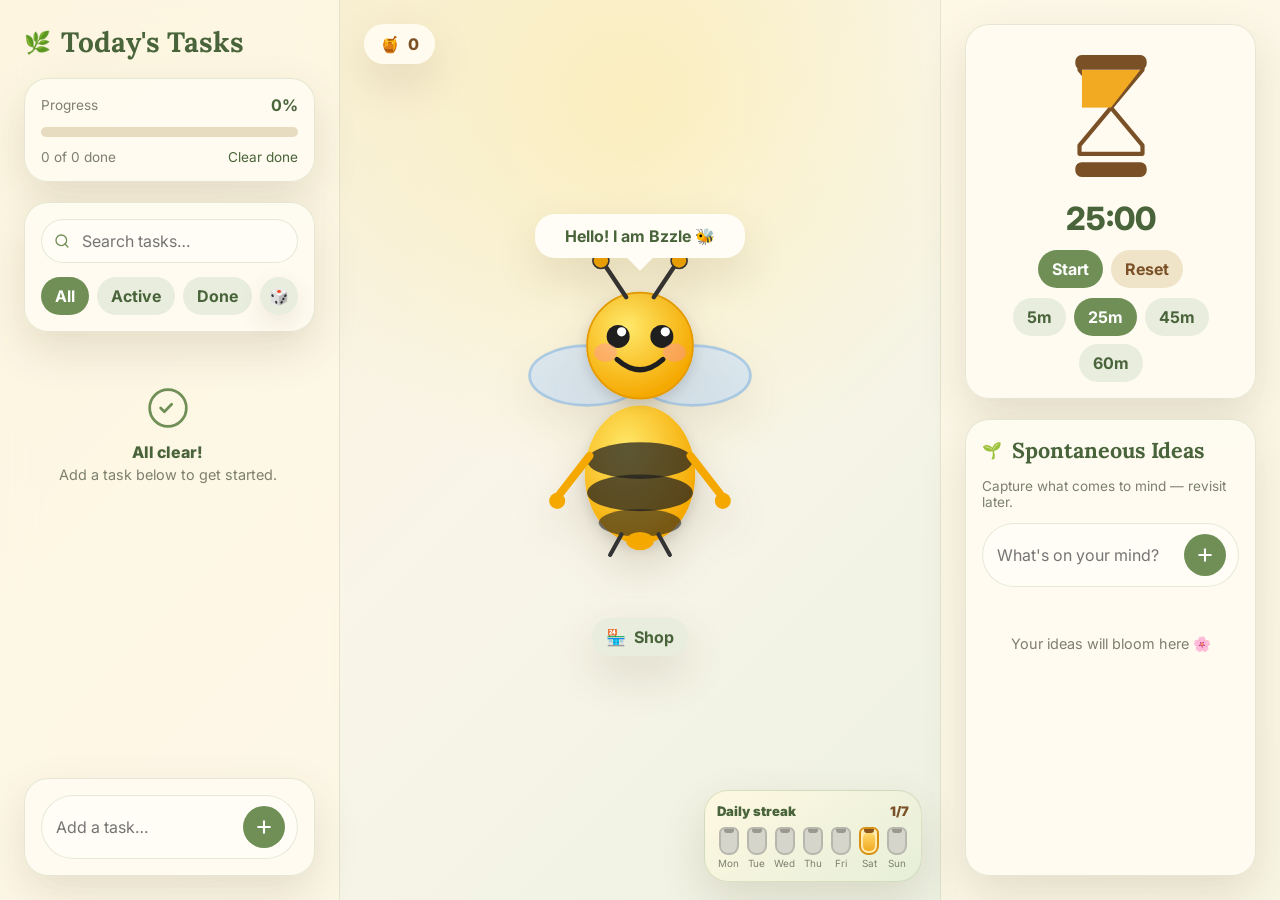
<file: index.html>
<!DOCTYPE html>
<html lang="en">
<head>
  <meta charset="UTF-8">
  <meta name="viewport" content="width=device-width, initial-scale=1.0">
  <title>TaskBar — Bee Edition</title>
  <meta name="description" content="A calm task manager with a bee companion, nectar rewards, and a focus timer.">
  <link rel="preconnect" href="https://fonts.googleapis.com">
  <link rel="preconnect" href="https://fonts.gstatic.com" crossorigin>
  <link href="https://fonts.googleapis.com/css2?family=Lora:ital,wght@0,400;0,500;0,600;1,400&family=Inter:wght@300;400;500;600&display=swap" rel="stylesheet">
  <link rel="stylesheet" href="style.css">
</head>
<body>

  <!-- ══════════════════════════════════════════
       LEFT — TASK SIDEBAR
  ══════════════════════════════════════════ -->
  <div class="sidebar sidebar-tasks" id="sidebar-tasks">
    <header class="app-header">
      <div class="brand-row">
        <span class="leaf-icon">🌿</span>
        <h1 class="brand-title">Today's Tasks</h1>
      </div>
      <div class="progress-card">
        <div class="progress-info">
          <span class="progress-label">Progress</span>
          <span class="progress-percent" id="progress-percent">0%</span>
        </div>
        <div class="progress-bar-track">
          <div class="progress-bar-fill" id="progress-bar-fill" style="width:0%"></div>
        </div>
        <div class="progress-meta">
          <span id="tasks-count">0 of 0 done</span>
          <button id="clear-completed-btn" class="text-link">Clear done</button>
        </div>
      </div>
    </header>

    <section class="controls-section">
      <div class="search-box">
        <svg class="search-icon" xmlns="http://www.w3.org/2000/svg" viewBox="0 0 24 24" fill="none" stroke="currentColor" stroke-width="2" stroke-linecap="round" stroke-linejoin="round"><circle cx="11" cy="11" r="8"/><line x1="21" y1="21" x2="16.65" y2="16.65"/></svg>
        <input type="text" id="search-input" placeholder="Search tasks…" autocomplete="off">
        <button id="clear-search-btn" class="clear-search-btn" style="display:none">&times;</button>
      </div>
      <div class="filter-tabs">
        <button class="filter-tab active" data-filter="all" id="filter-all">All</button>
        <button class="filter-tab" data-filter="active" id="filter-active">Active</button>
        <button class="filter-tab" data-filter="completed" id="filter-completed">Done</button>
        <button class="task-roulette-btn" id="task-roulette-btn" type="button" aria-label="Pick a task with Task Roulette" title="Task Roulette">🎲</button>
      </div>
      <div class="task-roulette-message hidden" id="task-roulette-message" role="status" aria-live="polite">No tasks to choose from</div>
    </section>

    <main class="tasks-area">
      <div id="empty-state" class="empty-state">
        <div class="empty-illustration">
          <svg xmlns="http://www.w3.org/2000/svg" viewBox="0 0 24 24" fill="none" stroke="currentColor" stroke-width="1.5" stroke-linecap="round" stroke-linejoin="round"><path d="M12 2C6.48 2 2 6.48 2 12s4.48 10 10 10 10-4.48 10-10S17.52 2 12 2z"/><path d="M8 12l2 2 4-4"/></svg>
        </div>
        <p class="empty-title" id="empty-title">All clear!</p>
        <p class="empty-subtitle" id="empty-subtitle">Add a task below to get started.</p>
      </div>
      <ul id="tasks-list" class="tasks-list"></ul>
    </main>

    <section class="task-creator-panel">
      <form id="task-form" autocomplete="off">
        <div class="input-row">
          <input type="text" id="task-input" placeholder="Add a task…" required maxlength="120">
          <button type="submit" class="submit-btn" aria-label="Add task">
            <svg xmlns="http://www.w3.org/2000/svg" viewBox="0 0 24 24" fill="none" stroke="currentColor" stroke-width="2.5" stroke-linecap="round" stroke-linejoin="round"><line x1="12" y1="5" x2="12" y2="19"/><line x1="5" y1="12" x2="19" y2="12"/></svg>
          </button>
        </div>
      </form>
    </section>
  </div>

  <!-- ══════════════════════════════════════════
       CENTER — BEE STAGE
  ══════════════════════════════════════════ -->
  <div class="center-panel" id="center-panel">

    <!-- Nectar badge -->
    <div class="nectar-badge" id="nectar-badge">
      <span class="nectar-icon">🍯</span>
      <span class="nectar-count" id="nectar-count">0</span>
    </div>

    <!-- Bee Stage -->
    <div class="bee-stage">

      <!-- Speech bubble -->
      <div class="speech-bubble hidden" id="speech-bubble">
        <span id="speech-text">Hello! I'm Bzzle 🐝</span>
        <div class="bubble-tail"></div>
      </div>

      <!-- Bee wrapper: state classes applied here -->
      <div class="bee-wrapper" id="bee-wrapper">

        <!-- THE BEE (inline SVG for CSS animation) -->
        <svg class="bee-svg" viewBox="0 0 100 140" xmlns="http://www.w3.org/2000/svg" id="bee-svg">
          <defs>
            <radialGradient id="yg" cx="38%" cy="32%" r="68%">
              <stop offset="0%" stop-color="#FFE96B"/>
              <stop offset="100%" stop-color="#F5A800"/>
            </radialGradient>
            <filter id="softdrop" x="-20%" y="-20%" width="140%" height="140%">
              <feDropShadow dx="0" dy="2" stdDeviation="2.5" flood-color="rgba(0,0,0,0.12)"/>
            </filter>
          </defs>

          <!-- Wings (separate group for flap animation) -->
          <g class="bee-wings" id="bee-wings">
            <ellipse class="wing-l" cx="27" cy="55" rx="25" ry="13"
              fill="rgba(190,220,255,0.5)" stroke="rgba(140,185,225,0.65)" stroke-width="1.2"/>
            <ellipse class="wing-r" cx="73" cy="55" rx="25" ry="13"
              fill="rgba(190,220,255,0.5)" stroke="rgba(140,185,225,0.65)" stroke-width="1.2"/>
          </g>

          <!-- Body stripes -->
          <ellipse cx="50" cy="98" rx="24" ry="30" fill="url(#yg)" filter="url(#softdrop)"/>
          <ellipse cx="50" cy="92"  rx="23" ry="8" fill="#1f1f1f" opacity="0.72"/>
          <ellipse cx="50" cy="106" rx="23" ry="8" fill="#1f1f1f" opacity="0.72"/>
          <ellipse cx="50" cy="119" rx="18" ry="6" fill="#1f1f1f" opacity="0.58"/>
          <!-- stinger -->
          <ellipse cx="50" cy="127" rx="6" ry="4" fill="#F5A800"/>

          <!-- Head -->
          <circle cx="50" cy="42" r="23" fill="url(#yg)" stroke="#e59b00" stroke-width="0.8" filter="url(#softdrop)"/>

          <!-- Eyes -->
          <circle cx="40.5" cy="38" r="5" fill="#1f1f1f"/>
          <circle cx="59.5" cy="38" r="5" fill="#1f1f1f"/>
          <circle cx="42"   cy="36" r="2" fill="white"/>
          <circle cx="61"   cy="36" r="2" fill="white"/>

          <!-- Smile (happy) -->
          <path class="bee-smile" d="M40 48 Q50 57 60 48" stroke="#1f1f1f" stroke-width="2.2" fill="none" stroke-linecap="round"/>

          <!-- Cheeks -->
          <ellipse cx="35" cy="45" rx="5" ry="4" fill="#FF8FAB" opacity="0.42"/>
          <ellipse cx="65" cy="45" rx="5" ry="4" fill="#FF8FAB" opacity="0.42"/>

          <!-- Antennae -->
          <line x1="44" y1="21" x2="34" y2="6" stroke="#333" stroke-width="1.9" stroke-linecap="round"/>
          <circle cx="33" cy="5" r="3.5" fill="#F5A800" stroke="#333" stroke-width="0.7"/>
          <line x1="56" y1="21" x2="66" y2="6" stroke="#333" stroke-width="1.9" stroke-linecap="round"/>
          <circle cx="67" cy="5" r="3.5" fill="#F5A800" stroke="#333" stroke-width="0.7"/>

          <!-- Left arm group -->
          <g class="bee-arm-l" id="bee-arm-l">
            <line x1="28" y1="90" x2="14" y2="108" stroke="#F5A800" stroke-width="3.5" stroke-linecap="round"/>
            <circle cx="14" cy="109.5" r="3.5" fill="#F5A800"/>
          </g>

          <!-- Right arm group -->
          <g class="bee-arm-r" id="bee-arm-r">
            <line x1="72" y1="90" x2="86" y2="108" stroke="#F5A800" stroke-width="3.5" stroke-linecap="round"/>
            <circle cx="86" cy="109.5" r="3.5" fill="#F5A800"/>
          </g>

          <!-- Feet -->
          <line x1="42" y1="124" x2="37" y2="133" stroke="#333" stroke-width="1.8" stroke-linecap="round"/>
          <line x1="58" y1="124" x2="63" y2="133" stroke="#333" stroke-width="1.8" stroke-linecap="round"/>
        </svg>

        <!-- ══ PROP: PHONE ══ -->
        <div class="prop prop-phone hidden" id="prop-phone">
          <svg viewBox="0 0 44 72" class="phone-svg" xmlns="http://www.w3.org/2000/svg">
            <rect x="1" y="1" width="42" height="70" rx="7" fill="#222" stroke="#555" stroke-width="1.5"/>
            <rect x="4" y="10" width="36" height="52" rx="3" fill="#4A90D9"/>
            <!-- TikTok-style content bars -->
            <rect x="7" y="13" width="30" height="4" rx="2" fill="rgba(255,255,255,0.3)"/>
            <rect x="7" y="20" width="22" height="3" rx="2" fill="rgba(255,255,255,0.2)"/>
            <rect x="7" y="32" width="30" height="4" rx="2" fill="rgba(255,255,255,0.3)"/>
            <rect x="7" y="39" width="18" height="3" rx="2" fill="rgba(255,255,255,0.2)"/>
            <rect x="7" y="51" width="30" height="4" rx="2" fill="rgba(255,255,255,0.3)"/>
            <!-- Home button bar -->
            <rect x="15" y="65" width="14" height="3" rx="1.5" fill="#555"/>
          </svg>
          <div class="scroll-timer-label" id="scroll-timer-label">30:00</div>
        </div>

        <!-- ══ PROP: FOOD ══ -->
        <div class="prop prop-food hidden" id="prop-food">
          <div class="food-emoji">🍪</div>
        </div>

        <!-- ══ PROP: GIFT / PACKAGE ══ -->
        <div class="prop prop-gift hidden" id="prop-gift">
          <!-- Phase 1: Box closed -->
          <div class="gift-phase gift-box" id="gift-phase-box">
            <svg viewBox="0 0 70 60" class="box-svg" xmlns="http://www.w3.org/2000/svg">
              <!-- Box body -->
              <rect x="5" y="20" width="60" height="38" rx="3" fill="#C97A3A" stroke="#8B5520" stroke-width="1.5"/>
              <!-- Lid -->
              <rect class="box-lid" id="box-lid" x="3" y="10" width="64" height="16" rx="3" fill="#B86A28" stroke="#8B5520" stroke-width="1.5"/>
              <!-- Amazon arrow tape -->
              <rect x="30" y="10" width="10" height="48" fill="#F5A623" opacity="0.6"/>
              <path d="M 8 38 Q 20 45 35 42 Q 50 39 62 46" stroke="#F5A623" stroke-width="1.8" fill="none" stroke-linecap="round" opacity="0.7"/>
              <!-- Amazon smile logo -->
              <path d="M 18 50 Q 35 58 52 50" stroke="#F5A623" stroke-width="2" fill="none" stroke-linecap="round"/>
            </svg>
          </div>
          <!-- Phase 2: Honey jar -->
          <div class="gift-phase gift-honey hidden" id="gift-phase-honey">
            <div class="honey-jar-wrapper">
              <svg viewBox="0 0 60 80" class="honey-jar-svg" xmlns="http://www.w3.org/2000/svg">
                <defs>
                  <radialGradient id="honeygr" cx="35%" cy="30%" r="70%">
                    <stop offset="0%" stop-color="#FFE566"/>
                    <stop offset="100%" stop-color="#F5A800"/>
                  </radialGradient>
                </defs>
                <!-- Cap -->
                <rect x="16" y="4" width="28" height="12" rx="4" fill="#8B5520"/>
                <!-- Jar body -->
                <path d="M12,16 Q8,16 7,22 L5,62 Q5,68 10,68 L50,68 Q55,68 55,62 L53,22 Q52,16 48,16 Z" fill="url(#honeygr)" stroke="#e59b00" stroke-width="1.2"/>
                <!-- Honey shimmer -->
                <ellipse cx="30" cy="35" rx="14" ry="5" fill="rgba(255,255,255,0.18)" transform="rotate(-10, 30, 35)"/>
                <!-- Drip -->
                <path d="M 28 68 Q 30 76 32 68" fill="#F5A800"/>
                <!-- Label -->
                <rect x="14" y="42" width="32" height="20" rx="3" fill="rgba(255,255,255,0.55)"/>
                <text x="30" y="55" text-anchor="middle" font-size="8" fill="#8B5520" font-family="serif" font-weight="bold">HONEY</text>
              </svg>
              <div class="sparkle-burst" id="sparkle-burst">✨🌟✨</div>
            </div>
          </div>
        </div>

      </div><!-- end bee-wrapper -->

      <!-- Sparkles field (JS-injected) -->
      <div class="sparkle-field" id="sparkle-field"></div>

      <!-- Shop button -->
      <button class="shop-btn" id="shop-btn" title="Open the Nectar Shop">
        <span class="shop-btn-icon">🏪</span>
        <span>Shop</span>
      </button>

      <!-- Scroll timer display (below bee, when phone mode active) -->
      <div class="scroll-timer-display hidden" id="scroll-timer-display">
        <span>📱 Scroll time left:</span>
        <strong id="scroll-time-left">30:00</strong>
      </div>

    </div><!-- end bee-stage -->
  </div><!-- end center-panel -->

  <!-- ══════════════════════════════════════════
       RIGHT — TIMER + IDEAS SIDEBAR
  ══════════════════════════════════════════ -->
  <div class="sidebar sidebar-ideas" id="sidebar-ideas">

    <!-- Hourglass Timer -->
    <section class="timer-section">
      <div class="hourglass-wrapper" id="hourglass-wrapper" title="Click to start/pause">
        <svg class="hourglass-svg" viewBox="0 0 80 120" xmlns="http://www.w3.org/2000/svg">
          <path class="hg-frame" d="M10,8 L70,8 L70,16 Q70,16 40,52 Q10,88 10,88 L10,96 L70,96 L70,88 Q70,88 40,52 Q10,16 10,16 Z"/>
          <clipPath id="topClip">
            <path d="M12,16 L68,16 Q68,16 40,52 Q12,88 12,88 L12,16 Z"/>
          </clipPath>
          <rect class="hg-sand-top" id="hg-sand-top" x="12" y="16" width="56" height="36" clip-path="url(#topClip)"/>
          <clipPath id="bottomClip">
            <path d="M12,88 Q12,88 40,52 Q68,16 68,88 L12,88 Z"/>
          </clipPath>
          <rect class="hg-sand-bottom" id="hg-sand-bottom" x="12" y="88" width="56" height="0" clip-path="url(#bottomClip)"/>
          <line class="hg-trickle" id="hg-trickle" x1="40" y1="52" x2="40" y2="52"/>
          <rect class="hg-cap" x="8" y="4" width="64" height="10" rx="4"/>
          <rect class="hg-cap" x="8" y="106" width="64" height="10" rx="4"/>
        </svg>
      </div>
      <div class="timer-controls">
        <div class="timer-display" id="timer-display">25:00</div>
        <div class="timer-btn-row">
          <button class="timer-btn" id="timer-start-pause">Start</button>
          <button class="timer-btn secondary" id="timer-reset">Reset</button>
        </div>
        <div class="timer-presets">
          <button class="preset-btn" data-minutes="5" id="preset-5">5m</button>
          <button class="preset-btn active" data-minutes="25" id="preset-25">25m</button>
          <button class="preset-btn" data-minutes="45" id="preset-45">45m</button>
          <button class="preset-btn" data-minutes="60" id="preset-60">60m</button>
        </div>
      </div>
    </section>

    <!-- Ideas Notepad -->
    <section class="ideas-section">
      <div class="ideas-header">
        <span class="leaf-icon small">🌱</span>
        <h2 class="ideas-title">Spontaneous Ideas</h2>
      </div>
      <p class="ideas-hint">Capture what comes to mind — revisit later.</p>
      <div class="ideas-input-row">
        <input type="text" id="idea-input" class="idea-input" placeholder="What's on your mind?" maxlength="200" autocomplete="off">
        <button class="idea-add-btn" id="idea-add-btn" aria-label="Add idea">
          <svg xmlns="http://www.w3.org/2000/svg" viewBox="0 0 24 24" fill="none" stroke="currentColor" stroke-width="2.5" stroke-linecap="round" stroke-linejoin="round"><line x1="12" y1="5" x2="12" y2="19"/><line x1="5" y1="12" x2="19" y2="12"/></svg>
        </button>
      </div>
      <ul id="ideas-list" class="ideas-list"></ul>
      <div id="ideas-empty" class="ideas-empty">
        <p>Your ideas will bloom here 🌸</p>
      </div>
    </section>
  </div>

  <!-- ══════════════════════════════════════════
       SHOP MODAL
  ══════════════════════════════════════════ -->
  <div class="shop-overlay hidden" id="shop-overlay">
    <div class="shop-modal" role="dialog" aria-modal="true" aria-label="Nectar Shop">
      <div class="shop-header">
        <div class="shop-title-row">
          <span>🏪</span>
          <h2 class="shop-title">Nectar Shop</h2>
        </div>
        <button class="shop-close-btn" id="shop-close-btn" aria-label="Close shop">✕</button>
      </div>
      <div class="shop-balance">
        You have <strong id="shop-nectar-count">0</strong> <span>🍯</span> nectars
      </div>
      <div class="shop-items">

        <!-- Item: Scrolling -->
        <div class="shop-item" id="shop-item-scroll">
          <div class="item-emoji">📱</div>
          <div class="item-info">
            <div class="item-name">15 min scrolling</div>
            <div class="item-desc">Take a guilt-free social media break</div>
          </div>
          <div class="item-right">
            <div class="item-cost"><span class="cost-num">5</span> 🍯</div>
            <button class="buy-btn" id="buy-scroll" data-cost="5" data-item="scroll">Buy</button>
          </div>
        </div>

        <!-- Item: Sweet snack -->
        <div class="shop-item" id="shop-item-snack">
          <div class="item-emoji">🍪</div>
          <div class="item-info">
            <div class="item-name">Sweet snack</div>
            <div class="item-desc">Treat yourself to something yummy!</div>
          </div>
          <div class="item-right">
            <div class="item-cost"><span class="cost-num">3</span> 🍯</div>
            <button class="buy-btn" id="buy-snack" data-cost="3" data-item="snack">Buy</button>
          </div>
        </div>

        <!-- Item: Gift -->
        <div class="shop-item" id="shop-item-gift">
          <div class="item-emoji">🎁</div>
          <div class="item-info">
            <div class="item-name">Gift for yourself</div>
            <div class="item-desc">Open a special Amazon package 📦🍯</div>
          </div>
          <div class="item-right">
            <div class="item-cost"><span class="cost-num">10</span> 🍯</div>
            <button class="buy-btn" id="buy-gift" data-cost="10" data-item="gift">Buy</button>
          </div>
        </div>

      </div><!-- end shop-items -->
    </div><!-- end shop-modal -->
  </div><!-- end shop-overlay -->

  <!-- ══════════════════════════════════════════
       TASK ROULETTE MODAL
  ══════════════════════════════════════════ -->
  <div class="task-roulette-overlay hidden" id="task-roulette-overlay" aria-hidden="true">
    <section class="task-roulette-modal" role="dialog" aria-modal="true" aria-label="Task Roulette">
      <div class="task-roulette-icon" aria-hidden="true">🎲</div>
      <h2 class="task-roulette-title">Task Roulette</h2>
      <p class="task-roulette-hint">Let the wheel choose your next focus.</p>
      <div class="task-roulette-wheel" aria-live="polite">
        <span id="task-roulette-current">Spinning…</span>
      </div>
    </section>
  </div>

  <!-- ══════════════════════════════════════════
       TASK DETAILS MODAL
  ══════════════════════════════════════════ -->
  <div class="task-details-overlay hidden" id="task-details-overlay" aria-hidden="true">
    <section class="task-details-modal" role="dialog" aria-modal="true" aria-labelledby="task-details-title">
      <button class="task-details-close" id="task-details-close" type="button" aria-label="Close task details">×</button>
      <h2 class="task-details-title" id="task-details-title">What's buzzing today?</h2>

      <div class="task-details-field">
        <span class="task-details-label">Task color</span>
        <div class="task-color-swatches" id="task-color-swatches" aria-label="Choose task color">
          <button class="task-color-swatch" type="button" data-color="#ffdbe8" aria-label="Pastel pink"></button>
          <button class="task-color-swatch" type="button" data-color="#ffe1c2" aria-label="Pastel orange"></button>
          <button class="task-color-swatch" type="button" data-color="#fff3b8" aria-label="Pastel yellow"></button>
          <button class="task-color-swatch" type="button" data-color="#dff2d2" aria-label="Pastel green"></button>
          <button class="task-color-swatch" type="button" data-color="#dcecff" aria-label="Pastel blue"></button>
          <button class="task-color-swatch" type="button" data-color="#eadcff" aria-label="Pastel purple"></button>
        </div>
      </div>

      <div class="task-details-field">
        <label class="task-details-label" for="task-due-date">Due date</label>
        <div class="task-due-inputs">
          <input class="task-details-input" type="date" id="task-due-date">
          <input class="task-details-input" type="time" id="task-due-time" aria-label="Optional due time">
        </div>
      </div>

      <div class="task-details-actions">
        <button class="task-details-cancel" id="task-details-cancel" type="button">Cancel</button>
        <button class="task-details-save" id="task-details-save" type="button">Save</button>
      </div>
    </section>
  </div>

  <!-- ══════════════════════════════════════════
       DAILY STREAK WIDGET
  ══════════════════════════════════════════ -->
  <a class="streak-widget" id="daily-streak-widget" href="streak-freeze.html" aria-label="Open streak rewards page">
    <div class="streak-widget-title">
      <span>Daily streak</span>
      <span id="streak-count">0/7</span>
    </div>
    <div class="streak-jars" aria-label="Weekly honey jar progress">
      <div class="streak-jar"><span class="jar-icon"></span><span>Mon</span></div>
      <div class="streak-jar"><span class="jar-icon"></span><span>Tue</span></div>
      <div class="streak-jar"><span class="jar-icon"></span><span>Wed</span></div>
      <div class="streak-jar"><span class="jar-icon"></span><span>Thu</span></div>
      <div class="streak-jar"><span class="jar-icon"></span><span>Fri</span></div>
      <div class="streak-jar"><span class="jar-icon"></span><span>Sat</span></div>
      <div class="streak-jar"><span class="jar-icon"></span><span>Sun</span></div>
    </div>
  </a>

  <script src="app.js" type="module"></script>
</body>
</html>
</file>
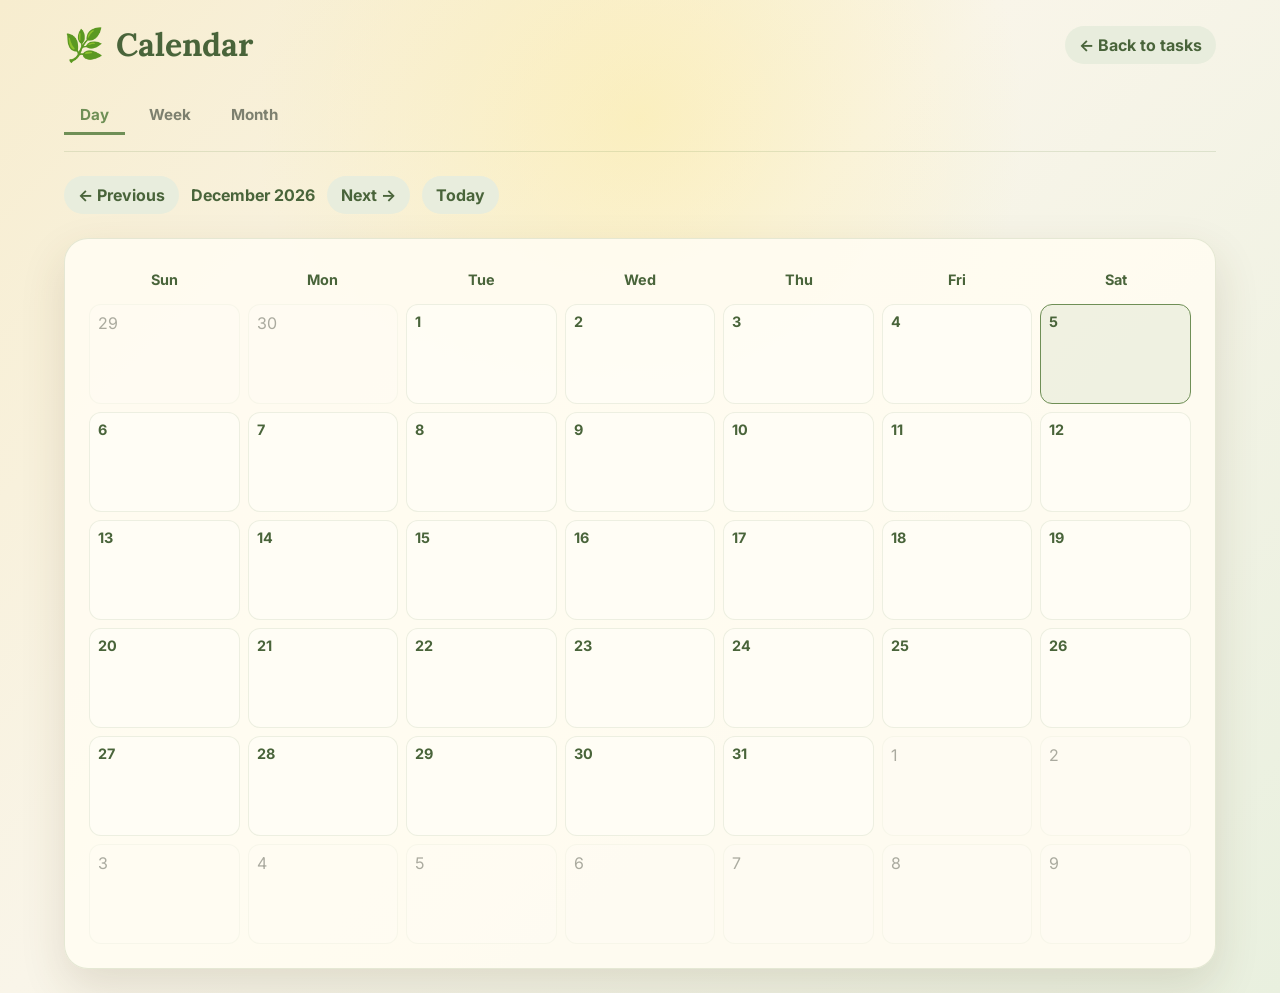
<file: calendar.html>
<!DOCTYPE html>
<html lang="en">
<head>
  <meta charset="UTF-8">
  <meta name="viewport" content="width=device-width, initial-scale=1.0">
  <title>Calendar — Bee Edition</title>
  <meta name="description" content="A beautiful calendar for planning your tasks and events.">
  <link rel="preconnect" href="https://fonts.googleapis.com">
  <link rel="preconnect" href="https://fonts.gstatic.com" crossorigin>
  <link href="https://fonts.googleapis.com/css2?family=Lora:ital,wght@0,400;0,500;0,600;1,400&family=Inter:wght@300;400;500;600&display=swap" rel="stylesheet">
  <style>
    :root {
      --cream: #fbf4df;
      --cream-deep: #f3e3bd;
      --leaf: #6f8f56;
      --leaf-dark: #49643a;
      --honey: #f2aa22;
      --honey-light: #ffd86b;
      --brown: #7a5127;
      --ink: #2f3328;
      --muted: #7d806f;
      --white: rgba(255, 252, 241, 0.92);
      --shadow: 0 18px 45px rgba(88, 64, 31, 0.14);
    }

    * { box-sizing: border-box; }
    html, body { min-height: 100%; }
    body {
      margin: 0;
      min-height: 100vh;
      color: var(--ink);
      font-family: Inter, system-ui, sans-serif;
      background:
        radial-gradient(circle at 50% 12%, rgba(255, 232, 132, 0.38), transparent 24rem),
        linear-gradient(135deg, #f7edcf 0%, #f9f5e9 44%, #e9f0df 100%);
    }
    button, input, select, textarea { font: inherit; }
    button { cursor: pointer; }

    .calendar-container {
      min-height: 100vh;
      padding: 24px;
      max-width: 1200px;
      margin: 0 auto;
    }

    .calendar-header {
      display: flex;
      align-items: center;
      justify-content: space-between;
      margin-bottom: 32px;
      gap: 16px;
    }

    .calendar-title {
      display: flex;
      align-items: center;
      gap: 12px;
    }

    .calendar-title h1 {
      margin: 0;
      font-family: Lora, serif;
      font-size: 2rem;
      color: var(--leaf-dark);
    }

    .calendar-title .leaf-icon {
      font-size: 2rem;
    }

    .back-button {
      border: 0;
      border-radius: 999px;
      background: #e8eddd;
      color: var(--leaf-dark);
      padding: 9px 14px;
      font-weight: 700;
      transition: transform 0.15s ease, background 0.15s ease;
      text-decoration: none;
      display: inline-flex;
      align-items: center;
      gap: 6px;
    }

    .back-button:hover {
      transform: translateY(-2px);
      background: var(--leaf);
      color: white;
    }

    .view-tabs {
      display: flex;
      gap: 8px;
      margin-bottom: 24px;
      border-bottom: 1px solid rgba(111, 143, 86, 0.18);
      padding-bottom: 16px;
    }

    .view-tab {
      border: 0;
      background: transparent;
      color: var(--muted);
      padding: 8px 16px;
      font-weight: 700;
      cursor: pointer;
      border-bottom: 3px solid transparent;
      transition: all 0.15s ease;
      font-size: 0.95rem;
    }

    .view-tab.active {
      color: var(--leaf);
      border-bottom-color: var(--leaf);
    }

    .view-tab:hover {
      color: var(--leaf-dark);
    }

    .calendar-controls {
      display: flex;
      align-items: center;
      gap: 12px;
      margin-bottom: 24px;
      flex-wrap: wrap;
    }

    .nav-button {
      border: 0;
      border-radius: 999px;
      background: #e8eddd;
      color: var(--leaf-dark);
      padding: 9px 14px;
      font-weight: 700;
      transition: transform 0.15s ease, background 0.15s ease;
    }

    .nav-button:hover {
      transform: translateY(-2px);
      background: var(--leaf);
      color: white;
    }

    .current-date {
      color: var(--leaf-dark);
      font-weight: 700;
      font-size: 1rem;
      min-width: 120px;
      text-align: center;
    }

    .calendar-view {
      background: var(--white);
      border: 1px solid rgba(111, 143, 86, 0.18);
      border-radius: 24px;
      padding: 24px;
      box-shadow: var(--shadow);
      display: none;
    }

    .calendar-view.active {
      display: block;
    }

    /* Month View */
    .month-grid {
      display: grid;
      grid-template-columns: repeat(7, 1fr);
      gap: 8px;
    }

    .month-day-header {
      text-align: center;
      font-weight: 700;
      color: var(--leaf-dark);
      padding: 8px;
      font-size: 0.9rem;
    }

    .month-day {
      min-height: 100px;
      border: 1px solid rgba(111, 143, 86, 0.12);
      border-radius: 12px;
      padding: 8px;
      background: rgba(255, 253, 245, 0.88);
      cursor: pointer;
      transition: background 0.15s ease;
      position: relative;
    }

    .month-day:hover {
      background: rgba(111, 143, 86, 0.08);
    }

    .month-day.other-month {
      opacity: 0.4;
    }

    .month-day.today {
      background: rgba(111, 143, 86, 0.1);
      border-color: var(--leaf);
    }

    .month-day-number {
      font-weight: 700;
      color: var(--leaf-dark);
      font-size: 0.9rem;
      margin-bottom: 4px;
    }

    .month-day-events {
      display: flex;
      flex-direction: column;
      gap: 4px;
      font-size: 0.7rem;
    }

    .event-chip {
      padding: 2px 6px;
      border-radius: 4px;
      white-space: nowrap;
      overflow: hidden;
      text-overflow: ellipsis;
      cursor: pointer;
      transition: opacity 0.15s ease;
    }

    .event-chip:hover {
      opacity: 0.8;
    }

    /* Week/Day View */
    .time-grid {
      display: grid;
      grid-template-columns: 80px 1fr;
      gap: 12px;
      overflow-x: auto;
    }

    .time-slots {
      display: flex;
      flex-direction: column;
      gap: 0;
    }

    .time-slot-header {
      height: 60px;
      display: flex;
      align-items: center;
      font-weight: 700;
      color: var(--leaf-dark);
      font-size: 0.85rem;
      padding: 0 8px;
    }

    .time-slot {
      height: 60px;
      border-top: 1px solid rgba(111, 143, 86, 0.12);
      padding: 4px;
      position: relative;
      cursor: pointer;
      background: rgba(255, 253, 245, 0.88);
    }

    .time-slot:hover {
      background: rgba(111, 143, 86, 0.06);
    }

    .week-grid {
      display: grid;
      grid-template-columns: repeat(7, 1fr);
      gap: 0;
    }

    .week-column {
      border-left: 1px solid rgba(111, 143, 86, 0.12);
    }

    .week-column:first-child {
      border-left: none;
    }

    .week-day-header {
      padding: 12px 8px;
      text-align: center;
      font-weight: 700;
      color: var(--leaf-dark);
      border-bottom: 1px solid rgba(111, 143, 86, 0.18);
      background: rgba(111, 143, 86, 0.04);
    }

    .week-day-header.today {
      background: rgba(111, 143, 86, 0.12);
      color: var(--leaf);
    }

    .day-time-slot {
      height: 60px;
      border-top: 1px solid rgba(111, 143, 86, 0.12);
      padding: 4px;
      position: relative;
      cursor: pointer;
      background: rgba(255, 253, 245, 0.88);
    }

    .day-time-slot:hover {
      background: rgba(111, 143, 86, 0.06);
    }

    /* Event Modal */
    .event-modal-overlay {
      position: fixed;
      inset: 0;
      z-index: 30;
      display: grid;
      place-items: center;
      padding: 24px;
      background: rgba(47, 51, 40, 0.38);
      backdrop-filter: blur(7px);
      display: none;
    }

    .event-modal-overlay.active {
      display: grid;
    }

    .event-modal {
      width: min(540px, 100%);
      border-radius: 30px;
      background: #fff9e6;
      border: 1px solid rgba(111, 143, 86, 0.2);
      box-shadow: 0 28px 80px rgba(47, 51, 40, 0.24);
      padding: 28px;
      max-height: 90vh;
      overflow-y: auto;
    }

    .event-modal-header {
      display: flex;
      justify-content: space-between;
      align-items: center;
      margin-bottom: 20px;
    }

    .event-modal-header h2 {
      margin: 0;
      font-family: Lora, serif;
      color: var(--leaf-dark);
      font-size: 1.5rem;
    }

    .event-modal-close {
      border: 0;
      background: #efe4c8;
      color: var(--brown);
      width: 34px;
      height: 34px;
      border-radius: 50%;
      font-weight: 800;
      cursor: pointer;
      display: grid;
      place-items: center;
    }

    .event-modal-close:hover {
      transform: scale(1.08);
    }

    .form-group {
      margin-bottom: 16px;
    }

    .form-label {
      display: block;
      font-weight: 700;
      color: var(--leaf-dark);
      margin-bottom: 6px;
      font-size: 0.9rem;
    }

    .form-input {
      width: 100%;
      padding: 10px 12px;
      border: 1px solid rgba(111, 143, 86, 0.18);
      border-radius: 12px;
      background: #fffdf5;
      color: var(--ink);
      font-size: 0.95rem;
    }

    .form-input:focus {
      outline: none;
      border-color: var(--leaf);
      background: white;
    }

    .color-picker {
      display: flex;
      gap: 8px;
      flex-wrap: wrap;
    }

    .color-swatch {
      width: 32px;
      height: 32px;
      border-radius: 8px;
      border: 2px solid transparent;
      cursor: pointer;
      transition: transform 0.15s ease, border-color 0.15s ease;
    }

    .color-swatch:hover {
      transform: scale(1.08);
    }

    .color-swatch.selected {
      border-color: var(--ink);
      box-shadow: 0 0 0 2px white, 0 0 0 4px var(--ink);
    }

    .icon-picker {
      display: flex;
      gap: 8px;
      flex-wrap: wrap;
    }

    .icon-option {
      width: 40px;
      height: 40px;
      border: 2px solid rgba(111, 143, 86, 0.18);
      border-radius: 8px;
      background: #fffdf5;
      font-size: 1.5rem;
      cursor: pointer;
      display: grid;
      place-items: center;
      transition: transform 0.15s ease, border-color 0.15s ease;
    }

    .icon-option:hover {
      transform: scale(1.08);
      border-color: var(--leaf);
    }

    .icon-option.selected {
      border-color: var(--leaf);
      background: rgba(111, 143, 86, 0.1);
    }

    .form-buttons {
      display: flex;
      gap: 8px;
      margin-top: 24px;
    }

    .form-button {
      flex: 1;
      border: 0;
      border-radius: 999px;
      padding: 10px 16px;
      font-weight: 700;
      cursor: pointer;
      transition: transform 0.15s ease, background 0.15s ease;
    }

    .form-button.primary {
      background: var(--leaf);
      color: white;
    }

    .form-button.primary:hover {
      transform: translateY(-2px);
    }

    .form-button.secondary {
      background: #e8eddd;
      color: var(--leaf-dark);
    }

    .form-button.secondary:hover {
      transform: translateY(-2px);
      background: var(--leaf);
      color: white;
    }

    .form-button.delete {
      background: #e8a8a8;
      color: #5c2c2c;
      flex: 0 0 auto;
    }

    .form-button.delete:hover {
      transform: translateY(-2px);
    }

    .all-day-toggle {
      display: flex;
      align-items: center;
      gap: 8px;
      cursor: pointer;
    }

    .all-day-toggle input {
      width: 18px;
      height: 18px;
      accent-color: var(--leaf);
      cursor: pointer;
    }

    .all-day-toggle label {
      cursor: pointer;
      font-weight: 700;
      color: var(--leaf-dark);
    }

    .time-inputs {
      display: grid;
      grid-template-columns: 1fr 1fr;
      gap: 12px;
    }

    .time-inputs.hidden {
      display: none;
    }

    .duration-input {
      width: 100%;
    }

    @media (max-width: 768px) {
      .calendar-header {
        flex-direction: column;
        align-items: flex-start;
      }

      .month-grid {
        grid-template-columns: repeat(7, 1fr);
        gap: 4px;
      }

      .month-day {
        min-height: 80px;
        font-size: 0.8rem;
      }

      .time-grid {
        grid-template-columns: 60px 1fr;
        gap: 8px;
      }

      .time-slot {
        height: 50px;
      }

      .day-time-slot {
        height: 50px;
      }

      .calendar-controls {
        width: 100%;
      }
    }
  </style>
</head>
<body>
  <div class="calendar-container">
    <div class="calendar-header">
      <div class="calendar-title">
        <span class="leaf-icon">🌿</span>
        <h1>Calendar</h1>
      </div>
      <a href="index.html" class="back-button">← Back to tasks</a>
    </div>

    <div class="view-tabs">
      <button class="view-tab active" data-view="day">Day</button>
      <button class="view-tab" data-view="week">Week</button>
      <button class="view-tab" data-view="month">Month</button>
    </div>

    <div class="calendar-controls">
      <button class="nav-button" id="prev-btn">← Previous</button>
      <div class="current-date" id="current-date"></div>
      <button class="nav-button" id="next-btn">Next →</button>
      <button class="nav-button" id="today-btn">Today</button>
    </div>

    <!-- Month View -->
    <div class="calendar-view active" id="month-view">
      <div class="month-grid" id="month-grid"></div>
    </div>

    <!-- Week View -->
    <div class="calendar-view" id="week-view">
      <div class="time-grid">
        <div class="time-slots" id="week-time-labels"></div>
        <div class="week-grid" id="week-grid"></div>
      </div>
    </div>

    <!-- Day View -->
    <div class="calendar-view" id="day-view">
      <div class="time-grid">
        <div class="time-slots" id="day-time-labels"></div>
        <div id="day-grid"></div>
      </div>
    </div>
  </div>

  <!-- Event Modal -->
  <div class="event-modal-overlay" id="event-modal-overlay">
    <div class="event-modal">
      <div class="event-modal-header">
        <h2 id="event-modal-title">New Event</h2>
        <button class="event-modal-close" id="event-modal-close">✕</button>
      </div>

      <form id="event-form">
        <div class="form-group">
          <label class="form-label">Title</label>
          <input type="text" id="event-title" class="form-input" placeholder="Event name" required>
        </div>

        <div class="form-group">
          <label class="form-label">Date</label>
          <input type="date" id="event-date" class="form-input" required>
        </div>

        <div class="form-group">
          <label class="all-day-toggle">
            <input type="checkbox" id="event-all-day">
            <label for="event-all-day">All day</label>
          </label>
        </div>

        <div class="time-inputs" id="time-inputs">
          <div class="form-group">
            <label class="form-label">Start time</label>
            <input type="time" id="event-start-time" class="form-input">
          </div>
          <div class="form-group">
            <label class="form-label">Duration (min)</label>
            <input type="number" id="event-duration" class="form-input duration-input" min="15" max="480" value="60">
          </div>
        </div>

        <div class="form-group">
          <label class="form-label">Color</label>
          <div class="color-picker" id="color-picker"></div>
        </div>

        <div class="form-group">
          <label class="form-label">Icon</label>
          <div class="icon-picker" id="icon-picker"></div>
        </div>

        <div class="form-buttons">
          <button type="button" class="form-button secondary" id="event-cancel-btn">Cancel</button>
          <button type="button" class="form-button delete" id="event-delete-btn" style="display: none;">Delete</button>
          <button type="submit" class="form-button primary">Save</button>
        </div>
      </form>
    </div>
  </div>

  <script>
    const CALENDAR_STORAGE_KEY = 'beeCalendarEvents';
    const TASKS_STORAGE_KEY = 'beeTaskbar.tasks';

    const colors = [
      '#FF6B6B', // Red
      '#FF9F43', // Orange
      '#FFC107', // Yellow
      '#2ED573', // Green
      '#5F27CD', // Purple
      '#00D2D3'  // Cyan
    ];

    const icons = ['🐝', '🌿', '📚', '💼', '🍵', '🎨', '⭐', '🏃'];

    let currentDate = new Date();
    let currentView = 'month';
    let events = [];
    let editingEventId = null;

    const $ = (selector) => document.querySelector(selector);
    const $$ = (selector) => Array.from(document.querySelectorAll(selector));

    function loadEvents() {
      const saved = localStorage.getItem(CALENDAR_STORAGE_KEY);
      events = saved ? JSON.parse(saved) : [];
    }

    function saveEvents() {
      localStorage.setItem(CALENDAR_STORAGE_KEY, JSON.stringify(events));
    }

    function loadTasksAsEvents() {
      const tasksStr = localStorage.getItem(TASKS_STORAGE_KEY);
      if (!tasksStr) return;
      
      try {
        const tasks = JSON.parse(tasksStr);
        const today = new Date().toISOString().split('T')[0];
        
        tasks.forEach(task => {
          if (!events.find(e => e.id === task.id && e.isTask)) {
            events.push({
              id: task.id,
              title: task.text,
              date: today,
              startTime: null,
              duration: null,
              allDay: true,
              color: '#6f8f56',
              icon: '🐝',
              isTask: true,
              done: task.done
            });
          }
        });
      } catch (e) {
        console.error('Error loading tasks', e);
      }
    }

    function formatDate(date) {
      const options = { weekday: 'long', month: 'long', day: 'numeric', year: 'numeric' };
      return date.toLocaleDateString('en-US', options);
    }

    function formatDateISO(date) {
      return date.toISOString().split('T')[0];
    }

    function parseDate(dateStr) {
      return new Date(dateStr + 'T00:00:00');
    }

    function getDaysInMonth(date) {
      return new Date(date.getFullYear(), date.getMonth() + 1, 0).getDate();
    }

    function getFirstDayOfMonth(date) {
      return new Date(date.getFullYear(), date.getMonth(), 1).getDay();
    }

    function getWeekStart(date) {
      const d = new Date(date);
      const day = d.getDay();
      const diff = d.getDate() - day + (day === 0 ? -6 : 1);
      return new Date(d.setDate(diff));
    }

    function renderMonthView() {
      const month = currentDate.getMonth();
      const year = currentDate.getFullYear();
      const daysInMonth = getDaysInMonth(currentDate);
      const firstDay = getFirstDayOfMonth(currentDate);
      const grid = $('#month-grid');
      
      grid.innerHTML = '';

      const dayNames = ['Sun', 'Mon', 'Tue', 'Wed', 'Thu', 'Fri', 'Sat'];
      dayNames.forEach(name => {
        const header = document.createElement('div');
        header.className = 'month-day-header';
        header.textContent = name;
        grid.appendChild(header);
      });

      const prevMonthDays = getDaysInMonth(new Date(year, month - 1));
      for (let i = firstDay - 1; i >= 0; i--) {
        const day = document.createElement('div');
        day.className = 'month-day other-month';
        day.textContent = prevMonthDays - i;
        grid.appendChild(day);
      }

      const today = new Date();
      for (let day = 1; day <= daysInMonth; day++) {
        const dayEl = document.createElement('div');
        const date = new Date(year, month, day);
        const dateStr = formatDateISO(date);
        const dayEvents = events.filter(e => e.date === dateStr);

        dayEl.className = 'month-day';
        if (date.toDateString() === today.toDateString()) {
          dayEl.classList.add('today');
        }
        if (month !== currentDate.getMonth()) {
          dayEl.classList.add('other-month');
        }

        dayEl.innerHTML = `<div class="month-day-number">${day}</div><div class="month-day-events"></div>`;
        const eventsContainer = dayEl.querySelector('.month-day-events');

        dayEvents.slice(0, 2).forEach(event => {
          const chip = document.createElement('div');
          chip.className = 'event-chip';
          chip.style.backgroundColor = event.color;
          chip.style.color = '#fff';
          chip.textContent = `${event.icon} ${event.title}`;
          chip.onclick = (e) => {
            e.stopPropagation();
            openEventModal(event.id);
          };
          eventsContainer.appendChild(chip);
        });

        if (dayEvents.length > 2) {
          const more = document.createElement('div');
          more.className = 'event-chip';
          more.textContent = `+${dayEvents.length - 2} more`;
          more.style.fontSize = '0.65rem';
          eventsContainer.appendChild(more);
        }

        dayEl.onclick = () => createEventForDate(dateStr);
        grid.appendChild(dayEl);
      }

      const nextMonthDays = 42 - (firstDay + daysInMonth);
      for (let day = 1; day <= nextMonthDays; day++) {
        const dayEl = document.createElement('div');
        dayEl.className = 'month-day other-month';
        dayEl.textContent = day;
        grid.appendChild(dayEl);
      }

      $('#current-date').textContent = new Date(year, month).toLocaleDateString('en-US', { month: 'long', year: 'numeric' });
    }

    function renderWeekView() {
      const weekStart = getWeekStart(currentDate);
      const weekLabels = $('#week-time-labels');
      const weekGrid = $('#week-grid');
      
      weekLabels.innerHTML = '';
      weekGrid.innerHTML = '';

      for (let h = 7; h <= 23; h++) {
        const label = document.createElement('div');
        label.className = 'time-slot-header';
        const ampm = h < 12 ? 'AM' : 'PM';
        const displayH = h > 12 ? h - 12 : (h === 0 ? 12 : h);
        label.textContent = `${displayH}:00 ${ampm}`;
        weekLabels.appendChild(label);
      }

      for (let day = 0; day < 7; day++) {
        const col = document.createElement('div');
        const date = new Date(weekStart);
        date.setDate(date.getDate() + day);
        const dateStr = formatDateISO(date);
        const isToday = date.toDateString() === new Date().toDateString();

        const header = document.createElement('div');
        header.className = `week-day-header${isToday ? ' today' : ''}`;
        const dayName = ['Sun', 'Mon', 'Tue', 'Wed', 'Thu', 'Fri', 'Sat'][date.getDay()];
        header.textContent = `${dayName} ${date.getDate()}`;
        weekGrid.appendChild(header);

        for (let h = 7; h <= 23; h++) {
          const slot = document.createElement('div');
          slot.className = 'day-time-slot';
          const timeStr = `${h.toString().padStart(2, '0')}:00`;
          const dayEvents = events.filter(e => e.date === dateStr && !e.allDay);
          
          const eventInSlot = dayEvents.find(e => {
            if (!e.startTime) return false;
            const [eventH] = e.startTime.split(':');
            return parseInt(eventH) === h;
          });

          if (eventInSlot) {
            slot.innerHTML = `<div style="font-size: 0.75rem; color: #fff; background: ${eventInSlot.color}; padding: 2px 4px; border-radius: 4px; cursor: pointer;">${eventInSlot.icon} ${eventInSlot.title}</div>`;
            slot.onclick = (e) => {
              e.stopPropagation();
              openEventModal(eventInSlot.id);
            };
          } else {
            slot.onclick = () => createEventForDateTime(dateStr, timeStr);
          }

          weekGrid.appendChild(slot);
        }
      }

      $('#current-date').textContent = `${formatDate(weekStart)} - ${formatDate(new Date(weekStart.getTime() + 6 * 24 * 60 * 60 * 1000))}`;
    }

    function renderDayView() {
      const dateStr = formatDateISO(currentDate);
      const dayLabels = $('#day-time-labels');
      const dayGrid = $('#day-grid');
      
      dayLabels.innerHTML = '';
      dayGrid.innerHTML = '';

      for (let h = 7; h <= 23; h++) {
        const label = document.createElement('div');
        label.className = 'time-slot-header';
        const ampm = h < 12 ? 'AM' : 'PM';
        const displayH = h > 12 ? h - 12 : (h === 0 ? 12 : h);
        label.textContent = `${displayH}:00 ${ampm}`;
        dayLabels.appendChild(label);
      }

      for (let h = 7; h <= 23; h++) {
        const slot = document.createElement('div');
        slot.className = 'time-slot';
        const timeStr = `${h.toString().padStart(2, '0')}:00`;
        const dayEvents = events.filter(e => e.date === dateStr && !e.allDay);
        
        const eventInSlot = dayEvents.find(e => {
          if (!e.startTime) return false;
          const [eventH] = e.startTime.split(':');
          return parseInt(eventH) === h;
        });

        if (eventInSlot) {
          slot.innerHTML = `<div style="font-size: 0.8rem; color: #fff; background: ${eventInSlot.color}; padding: 4px 6px; border-radius: 6px; cursor: pointer;">${eventInSlot.icon} ${eventInSlot.title}</div>`;
          slot.onclick = (e) => {
            e.stopPropagation();
            openEventModal(eventInSlot.id);
          };
        } else {
          slot.onclick = () => createEventForDateTime(dateStr, timeStr);
        }

        dayGrid.appendChild(slot);
      }

      $('#current-date').textContent = formatDate(currentDate);
    }

    function render() {
      $$('.calendar-view').forEach(v => v.classList.remove('active'));
      if (currentView === 'month') {
        $('#month-view').classList.add('active');
        renderMonthView();
      } else if (currentView === 'week') {
        $('#week-view').classList.add('active');
        renderWeekView();
      } else if (currentView === 'day') {
        $('#day-view').classList.add('active');
        renderDayView();
      }
    }

    function createEventForDate(dateStr) {
      editingEventId = null;
      $('#event-modal-title').textContent = 'New Event';
      $('#event-title').value = '';
      $('#event-date').value = dateStr;
      $('#event-start-time').value = '09:00';
      $('#event-duration').value = '60';
      $('#event-all-day').checked = true;
      $('#time-inputs').classList.add('hidden');
      $('#event-delete-btn').style.display = 'none';
      $$('.color-swatch').forEach((s, i) => s.classList.toggle('selected', i === 0));
      $$('.icon-option').forEach((s, i) => s.classList.toggle('selected', i === 0));
      $('#event-modal-overlay').classList.add('active');
    }

    function createEventForDateTime(dateStr, timeStr) {
      editingEventId = null;
      $('#event-modal-title').textContent = 'New Event';
      $('#event-title').value = '';
      $('#event-date').value = dateStr;
      $('#event-start-time').value = timeStr;
      $('#event-duration').value = '60';
      $('#event-all-day').checked = false;
      $('#time-inputs').classList.remove('hidden');
      $('#event-delete-btn').style.display = 'none';
      $$('.color-swatch').forEach((s, i) => s.classList.toggle('selected', i === 0));
      $$('.icon-option').forEach((s, i) => s.classList.toggle('selected', i === 0));
      $('#event-modal-overlay').classList.add('active');
    }

    function openEventModal(eventId) {
      editingEventId = eventId;
      const event = events.find(e => e.id === eventId);
      if (!event) return;

      $('#event-modal-title').textContent = 'Edit Event';
      $('#event-title').value = event.title;
      $('#event-date').value = event.date;
      $('#event-start-time').value = event.startTime || '09:00';
      $('#event-duration').value = event.duration || '60';
      $('#event-all-day').checked = event.allDay;
      
      if (event.allDay) {
        $('#time-inputs').classList.add('hidden');
      } else {
        $('#time-inputs').classList.remove('hidden');
      }

      $$('.color-swatch').forEach(s => s.classList.remove('selected'));
      $$('.color-swatch').forEach((s, i) => {
        if (s.style.backgroundColor === event.color) {
          s.classList.add('selected');
        }
      });

      $$('.icon-option').forEach(s => s.classList.remove('selected'));
      $$('.icon-option').forEach((s, i) => {
        if (s.textContent === event.icon) {
          s.classList.add('selected');
        }
      });

      $('#event-delete-btn').style.display = event.isTask ? 'none' : 'block';
      $('#event-modal-overlay').classList.add('active');
    }

    function closeEventModal() {
      $('#event-modal-overlay').classList.remove('active');
      editingEventId = null;
    }

    function saveEvent(formData) {
      const title = $('#event-title').value.trim();
      const date = $('#event-date').value;
      const allDay = $('#event-all-day').checked;
      const startTime = allDay ? null : $('#event-start-time').value;
      const duration = allDay ? null : parseInt($('#event-duration').value);
      
      const selectedColor = $$('.color-swatch.selected')[0];
      const color = selectedColor ? selectedColor.style.backgroundColor : colors[0];
      
      const selectedIcon = $$('.icon-option.selected')[0];
      const icon = selectedIcon ? selectedIcon.textContent : icons[0];

      if (!title) {
        alert('Please enter a title');
        return;
      }

      if (editingEventId) {
        const eventIndex = events.findIndex(e => e.id === editingEventId);
        if (eventIndex >= 0) {
          events[eventIndex] = {
            ...events[eventIndex],
            title,
            date,
            startTime,
            duration,
            allDay,
            color,
            icon
          };
        }
      } else {
        events.push({
          id: crypto.randomUUID(),
          title,
          date,
          startTime,
          duration,
          allDay,
          color,
          icon,
          isTask: false
        });
      }

      saveEvents();
      closeEventModal();
      render();
    }

    function deleteEvent() {
      if (editingEventId) {
        events = events.filter(e => e.id !== editingEventId);
        saveEvents();
        closeEventModal();
        render();
      }
    }

    function initColorPicker() {
      const picker = $('#color-picker');
      picker.innerHTML = '';
      colors.forEach((color, i) => {
        const swatch = document.createElement('div');
        swatch.className = `color-swatch${i === 0 ? ' selected' : ''}`;
        swatch.style.backgroundColor = color;
        swatch.onclick = () => {
          $$('.color-swatch').forEach(s => s.classList.remove('selected'));
          swatch.classList.add('selected');
        };
        picker.appendChild(swatch);
      });
    }

    function initIconPicker() {
      const picker = $('#icon-picker');
      picker.innerHTML = '';
      icons.forEach((icon, i) => {
        const option = document.createElement('button');
        option.type = 'button';
        option.className = `icon-option${i === 0 ? ' selected' : ''}`;
        option.textContent = icon;
        option.onclick = (e) => {
          e.preventDefault();
          $$('.icon-option').forEach(s => s.classList.remove('selected'));
          option.classList.add('selected');
        };
        picker.appendChild(option);
      });
    }

    function init() {
      loadEvents();
      loadTasksAsEvents();
      render();

      $$('.view-tab').forEach(tab => {
        tab.addEventListener('click', () => {
          $$('.view-tab').forEach(t => t.classList.remove('active'));
          tab.classList.add('active');
          currentView = tab.dataset.view;
          render();
        });
      });

      $('#prev-btn').addEventListener('click', () => {
        if (currentView === 'month') {
          currentDate.setMonth(currentDate.getMonth() - 1);
        } else if (currentView === 'week') {
          currentDate.setDate(currentDate.getDate() - 7);
        } else {
          currentDate.setDate(currentDate.getDate() - 1);
        }
        render();
      });

      $('#next-btn').addEventListener('click', () => {
        if (currentView === 'month') {
          currentDate.setMonth(currentDate.getMonth() + 1);
        } else if (currentView === 'week') {
          currentDate.setDate(currentDate.getDate() + 7);
        } else {
          currentDate.setDate(currentDate.getDate() + 1);
        }
        render();
      });

      $('#today-btn').addEventListener('click', () => {
        currentDate = new Date();
        render();
      });

      $('#event-all-day').addEventListener('change', () => {
        if ($('#event-all-day').checked) {
          $('#time-inputs').classList.add('hidden');
        } else {
          $('#time-inputs').classList.remove('hidden');
        }
      });

      $('#event-form').addEventListener('submit', (e) => {
        e.preventDefault();
        saveEvent();
      });

      $('#event-modal-close').addEventListener('click', closeEventModal);
      $('#event-cancel-btn').addEventListener('click', closeEventModal);
      $('#event-delete-btn').addEventListener('click', deleteEvent);

      $('#event-modal-overlay').addEventListener('click', (e) => {
        if (e.target.id === 'event-modal-overlay') closeEventModal();
      });

      initColorPicker();
      initIconPicker();
    }

    init();
  </script>
</body>
</html>
</file>
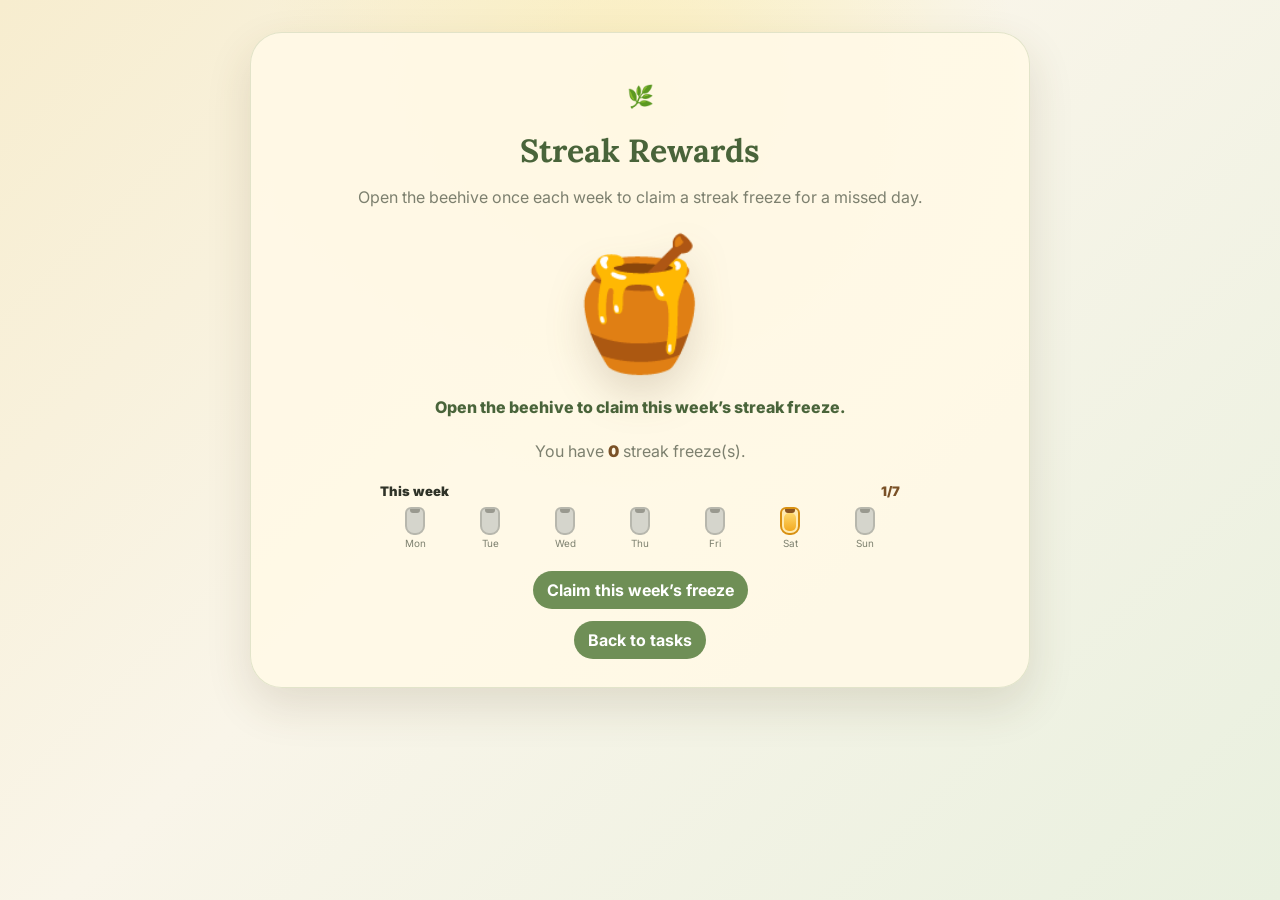
<file: streak-freeze.html>
<!DOCTYPE html>
<html lang="en">
<head>
  <meta charset="UTF-8">
  <meta name="viewport" content="width=device-width, initial-scale=1.0">
  <title>Streak Rewards — Bee Edition</title>
  <meta name="description" content="Claim a weekly streak freeze from the beehive.">
  <link rel="preconnect" href="https://fonts.googleapis.com">
  <link rel="preconnect" href="https://fonts.gstatic.com" crossorigin>
  <link href="https://fonts.googleapis.com/css2?family=Lora:ital,wght@0,400;0,500;0,600;1,400&family=Inter:wght@300;400;500;600&display=swap" rel="stylesheet">
  <link rel="stylesheet" href="style.css">
</head>
<body class="freeze-page">
  <main class="freeze-card">
    <p class="leaf-icon" aria-hidden="true">🌿</p>
    <h1>Streak Rewards</h1>
    <p>Open the beehive once each week to claim a streak freeze for a missed day.</p>

    <button class="beehive-btn" id="beehive-btn" aria-label="Open weekly beehive reward">🍯</button>
    <div class="freeze-status" id="freeze-status"></div>
    <p>You have <span class="freeze-count" id="freeze-count">0</span> streak freeze(s).</p>

    <section class="freeze-progress" aria-label="This week's daily streak progress">
      <div class="streak-widget-title">
        <span>This week</span>
        <span id="streak-count">0/7</span>
      </div>
      <div class="streak-jars" id="daily-streak-widget">
        <div class="streak-jar"><span class="jar-icon"></span><span>Mon</span></div>
        <div class="streak-jar"><span class="jar-icon"></span><span>Tue</span></div>
        <div class="streak-jar"><span class="jar-icon"></span><span>Wed</span></div>
        <div class="streak-jar"><span class="jar-icon"></span><span>Thu</span></div>
        <div class="streak-jar"><span class="jar-icon"></span><span>Fri</span></div>
        <div class="streak-jar"><span class="jar-icon"></span><span>Sat</span></div>
        <div class="streak-jar"><span class="jar-icon"></span><span>Sun</span></div>
      </div>
    </section>

    <button class="freeze-claim-btn" id="freeze-claim-btn">Claim this week’s freeze</button>
    <br>
    <a class="back-home-btn" href="index.html">Back to tasks</a>
  </main>

  <script src="app.js" type="module"></script>
</body>
</html>
</file>
<file: style.css>
:root {
  --cream: #fbf4df;
  --cream-deep: #f3e3bd;
  --leaf: #6f8f56;
  --leaf-dark: #49643a;
  --honey: #f2aa22;
  --honey-light: #ffd86b;
  --brown: #7a5127;
  --ink: #2f3328;
  --muted: #7d806f;
  --white: rgba(255, 252, 241, 0.92);
  --shadow: 0 18px 45px rgba(88, 64, 31, 0.14);
}

* { box-sizing: border-box; }
html, body { min-height: 100%; }
body {
  margin: 0;
  min-height: 100vh;
  display: grid;
  grid-template-columns: minmax(280px, 340px) 1fr minmax(280px, 340px);
  color: var(--ink);
  font-family: Inter, system-ui, sans-serif;
  background:
    radial-gradient(circle at 50% 12%, rgba(255, 232, 132, 0.38), transparent 24rem),
    linear-gradient(135deg, #f7edcf 0%, #f9f5e9 44%, #e9f0df 100%);
  overflow: hidden;
}
button, input { font: inherit; }
button { cursor: pointer; }

.sidebar {
  height: 100vh;
  padding: 24px;
  display: flex;
  flex-direction: column;
  gap: 20px;
  background: rgba(255, 249, 230, 0.72);
  backdrop-filter: blur(16px);
  border-color: rgba(111, 143, 86, 0.16);
}
.sidebar-tasks { border-right: 1px solid rgba(111, 143, 86, 0.18); }
.sidebar-ideas { border-left: 1px solid rgba(111, 143, 86, 0.18); }
.brand-row, .ideas-header, .shop-title-row { display: flex; align-items: center; gap: 10px; }
.leaf-icon { font-size: 1.35rem; }
.leaf-icon.small { font-size: 1rem; }
.brand-title, .ideas-title, .shop-title {
  margin: 0;
  font-family: Lora, serif;
  color: var(--leaf-dark);
}
.brand-title { font-size: 1.75rem; }
.ideas-title, .shop-title { font-size: 1.35rem; }

.progress-card, .timer-section, .ideas-section, .task-creator-panel, .controls-section {
  border: 1px solid rgba(111, 143, 86, 0.18);
  border-radius: 24px;
  background: var(--white);
  box-shadow: var(--shadow);
}
.progress-card { margin-top: 18px; padding: 16px; }
.progress-info, .progress-meta { display: flex; justify-content: space-between; align-items: center; gap: 12px; }
.progress-label, .progress-meta, .ideas-hint { color: var(--muted); font-size: 0.85rem; }
.progress-percent { color: var(--leaf-dark); font-weight: 700; }
.progress-bar-track { height: 10px; margin: 12px 0; border-radius: 99px; background: #e8dcc0; overflow: hidden; }
.progress-bar-fill { height: 100%; border-radius: inherit; background: linear-gradient(90deg, var(--leaf), var(--honey)); transition: width 0.25s ease; }
.text-link { border: 0; background: transparent; color: var(--leaf-dark); padding: 0; font-size: 0.85rem; }

.controls-section, .task-creator-panel, .timer-section, .ideas-section { padding: 16px; }
.search-box, .input-row, .ideas-input-row {
  display: flex;
  align-items: center;
  gap: 10px;
  padding: 10px 12px;
  border-radius: 999px;
  background: #fffdf5;
  border: 1px solid rgba(111, 143, 86, 0.18);
}
.search-icon { width: 18px; color: var(--leaf); }
input { width: 100%; min-width: 0; border: 0; background: transparent; outline: none; color: var(--ink); }
.clear-search-btn { border: 0; background: transparent; color: var(--muted); font-size: 1.2rem; }
.filter-tabs { display: flex; gap: 8px; margin-top: 14px; align-items: center; }
.filter-tab, .timer-btn, .preset-btn, .buy-btn, .submit-btn, .idea-add-btn, .shop-btn, .freeze-claim-btn, .back-home-btn, .task-roulette-btn {
  border: 0;
  border-radius: 999px;
  background: #e8eddd;
  color: var(--leaf-dark);
  padding: 9px 14px;
  font-weight: 700;
  transition: transform 0.15s ease, opacity 0.15s ease, background 0.15s ease;
}
.filter-tab:hover, .timer-btn:hover, .preset-btn:hover, .buy-btn:hover, .submit-btn:hover, .idea-add-btn:hover, .shop-btn:hover, .freeze-claim-btn:hover, .back-home-btn:hover, .task-roulette-btn:hover { transform: translateY(-1px); }
.filter-tab.active, .timer-btn, .preset-btn.active, .buy-btn, .submit-btn, .idea-add-btn, .freeze-claim-btn, .back-home-btn { background: var(--leaf); color: white; }
.timer-btn.secondary { background: #efe4c8; color: var(--brown); }
.task-roulette-btn { margin-left: auto; width: 38px; height: 38px; display: grid; place-items: center; padding: 0; font-size: 1rem; box-shadow: 0 10px 24px rgba(88, 64, 31, 0.1); }
.task-roulette-message { margin-top: 10px; color: var(--brown); font-size: 0.85rem; font-weight: 700; text-align: right; }
.submit-btn, .idea-add-btn { width: 42px; height: 42px; display: grid; place-items: center; padding: 0; flex: 0 0 auto; }
.submit-btn svg, .idea-add-btn svg { width: 20px; }

.tasks-area { flex: 1; overflow: auto; padding-right: 4px; }
.empty-state, .ideas-empty { text-align: center; color: var(--muted); padding: 34px 16px; }
.empty-illustration svg { width: 44px; color: var(--leaf); }
.empty-title { margin: 8px 0 4px; font-weight: 800; color: var(--leaf-dark); }
.empty-subtitle, .ideas-empty p { margin: 0; font-size: 0.9rem; }
.tasks-list, .ideas-list { list-style: none; margin: 0; padding: 0; display: flex; flex-direction: column; gap: 10px; }
.task-item, .idea-item {
  display: flex;
  align-items: center;
  gap: 10px;
  padding: 12px;
  border-radius: 18px;
  background: rgba(255, 253, 245, 0.88);
  border: 1px solid rgba(111, 143, 86, 0.14);
}
.task-checkbox { width: 20px; height: 20px; accent-color: var(--leaf); }
.task-text { flex: 1; overflow-wrap: anywhere; }
.task-item.completed .task-text { color: var(--muted); text-decoration: line-through; }
.task-due-label { flex: 0 0 auto; max-width: 86px; color: var(--brown); font-size: 0.72rem; font-weight: 800; line-height: 1; text-align: right; white-space: nowrap; overflow: hidden; text-overflow: ellipsis; }
.task-item.roulette-selected { animation: rouletteGlow 3s ease-in-out; }
.delete-task, .delete-idea { border: 0; background: transparent; color: #b07050; font-size: 1.05rem; }

.center-panel { position: relative; min-height: 100vh; display: grid; place-items: center; padding: 32px; }
.nectar-badge {
  position: absolute;
  top: 24px;
  left: 24px;
  display: flex;
  align-items: center;
  gap: 8px;
  padding: 10px 16px;
  border-radius: 999px;
  background: var(--white);
  color: var(--brown);
  box-shadow: var(--shadow);
  font-weight: 800;
}
.bee-stage { width: min(520px, 100%); min-height: 520px; position: relative; display: grid; place-items: center; }
.bee-wrapper { position: relative; width: 260px; height: 360px; display: grid; place-items: center; animation: float 3.8s ease-in-out infinite; }
.bee-svg { width: 230px; filter: drop-shadow(0 18px 20px rgba(86, 63, 22, 0.16)); }
.bee-wings { transform-origin: 50px 60px; animation: flap 0.42s ease-in-out infinite alternate; }
.bee-arm-l, .bee-arm-r { transform-origin: 50px 90px; }
.bee-wrapper.excited .bee-arm-l { animation: waveL 0.4s ease-in-out 5; }
.bee-wrapper.excited .bee-arm-r { animation: waveR 0.4s ease-in-out 5; }
.speech-bubble {
  position: absolute;
  top: 24px;
  left: 50%;
  transform: translateX(-50%);
  min-width: 210px;
  padding: 12px 16px;
  border-radius: 20px;
  background: #fffdf5;
  box-shadow: var(--shadow);
  color: var(--leaf-dark);
  text-align: center;
  font-weight: 700;
  z-index: 2;
}
.bubble-tail { position: absolute; left: 50%; bottom: -9px; width: 18px; height: 18px; background: #fffdf5; transform: translateX(-50%) rotate(45deg); }
.hidden { display: none !important; }
.prop { position: absolute; z-index: 3; }
.prop-phone { right: 8px; top: 130px; text-align: center; }
.phone-svg { width: 72px; }
.scroll-timer-label { margin-top: -6px; font-weight: 800; color: var(--leaf-dark); }
.prop-food { right: 24px; top: 174px; font-size: 4rem; }
.prop-gift { right: -8px; top: 164px; width: 110px; text-align: center; }
.box-svg, .honey-jar-svg { width: 96px; }
.sparkle-burst { font-size: 1.2rem; animation: sparkle 0.7s infinite alternate; }
.shop-btn {
  position: absolute;
  bottom: 54px;
  left: 50%;
  transform: translateX(-50%);
  display: inline-flex;
  align-items: center;
  gap: 8px;
  box-shadow: var(--shadow);
}
.shop-btn:hover { transform: translateX(-50%) translateY(-1px); }
.scroll-timer-display { position: absolute; bottom: 8px; left: 50%; transform: translateX(-50%); color: var(--leaf-dark); }

.timer-section { text-align: center; }
.hourglass-wrapper { display: inline-grid; place-items: center; width: 110px; height: 150px; }
.hourglass-svg { width: 84px; }
.hg-frame, .hg-cap { fill: none; stroke: var(--brown); stroke-width: 4; stroke-linejoin: round; }
.hg-cap { fill: var(--brown); }
.hg-sand-top, .hg-sand-bottom { fill: var(--honey); transition: height 0.2s linear, y 0.2s linear; }
.hg-trickle { stroke: var(--honey); stroke-width: 2; }
.timer-display { margin: 8px 0 12px; font-size: 2rem; color: var(--leaf-dark); font-weight: 800; }
.timer-btn-row, .timer-presets { display: flex; justify-content: center; flex-wrap: wrap; gap: 8px; margin-top: 10px; }
.ideas-section { flex: 1; overflow: hidden; display: flex; flex-direction: column; }
.ideas-list { overflow: auto; margin-top: 14px; }
.idea-item { align-items: flex-start; }
.idea-text { flex: 1; overflow-wrap: anywhere; }

.task-roulette-overlay {
  position: fixed;
  inset: 0;
  z-index: 30;
  display: grid;
  place-items: center;
  padding: 24px;
  background: rgba(47, 51, 40, 0.34);
  backdrop-filter: blur(6px);
}
.task-roulette-modal {
  width: min(420px, 100%);
  padding: 24px;
  border-radius: 30px;
  text-align: center;
  background: linear-gradient(145deg, rgba(255, 248, 225, 0.98), rgba(229, 238, 216, 0.98));
  border: 1px solid rgba(111, 143, 86, 0.22);
  box-shadow: 0 28px 80px rgba(47, 51, 40, 0.24);
}
.task-roulette-icon {
  width: 54px;
  height: 54px;
  display: grid;
  place-items: center;
  margin: 0 auto 10px;
  border-radius: 50%;
  background: var(--leaf);
  color: white;
  font-size: 1.7rem;
  box-shadow: var(--shadow);
}
.task-roulette-title { margin: 0; color: var(--leaf-dark); font-family: Lora, serif; font-size: 1.55rem; }
.task-roulette-hint { margin: 8px 0 18px; color: var(--muted); font-size: 0.9rem; }
.task-roulette-wheel {
  min-height: 74px;
  display: grid;
  place-items: center;
  padding: 16px;
  border-radius: 22px;
  background: #fffdf5;
  border: 1px solid rgba(111, 143, 86, 0.18);
  color: var(--leaf-dark);
  font-weight: 900;
  box-shadow: inset 0 0 0 3px rgba(242, 170, 34, 0.12);
}
.task-roulette-wheel.is-spinning { animation: roulettePulse 0.42s ease-in-out infinite alternate; }
.task-roulette-wheel span { overflow-wrap: anywhere; }

.task-details-overlay {
  position: fixed;
  inset: 0;
  z-index: 31;
  display: grid;
  place-items: center;
  padding: 24px;
  background: rgba(47, 51, 40, 0.34);
  backdrop-filter: blur(6px);
}
.task-details-modal {
  position: relative;
  width: min(430px, 100%);
  padding: 24px;
  border-radius: 30px;
  background: #fff9e6;
  border: 1px solid rgba(111, 143, 86, 0.2);
  box-shadow: 0 28px 80px rgba(47, 51, 40, 0.24);
}
.task-details-title { margin: 0 34px 22px 0; color: var(--leaf-dark); font-family: Lora, serif; font-size: 1.55rem; }
.task-details-close { position: absolute; top: 18px; right: 18px; border: 0; background: #efe4c8; color: var(--brown); width: 34px; height: 34px; border-radius: 50%; font-weight: 800; font-size: 1.1rem; }
.task-details-save, .task-details-cancel { border: 0; border-radius: 999px; background: #e8eddd; color: var(--leaf-dark); padding: 9px 14px; font-weight: 700; transition: transform 0.15s ease, opacity 0.15s ease, background 0.15s ease; }
.task-details-save:hover, .task-details-cancel:hover { transform: translateY(-1px); }
.task-details-save { background: var(--leaf); color: white; }
.task-details-cancel { background: #efe4c8; color: var(--brown); }
.task-details-field { display: grid; gap: 10px; margin-top: 18px; }
.task-details-label { color: var(--leaf-dark); font-size: 0.85rem; font-weight: 800; }
.task-color-swatches { display: flex; align-items: center; gap: 10px; }
.task-color-swatch { width: 30px; height: 30px; border: 2px solid rgba(111, 143, 86, 0.16); border-radius: 50%; box-shadow: 0 8px 18px rgba(88, 64, 31, 0.1); }
.task-color-swatch:nth-child(1) { background: #ffdbe8; }
.task-color-swatch:nth-child(2) { background: #ffe1c2; }
.task-color-swatch:nth-child(3) { background: #fff3b8; }
.task-color-swatch:nth-child(4) { background: #dff2d2; }
.task-color-swatch:nth-child(5) { background: #dcecff; }
.task-color-swatch:nth-child(6) { background: #eadcff; }
.task-color-swatch.is-selected { border-color: var(--leaf-dark); box-shadow: 0 0 0 3px rgba(111, 143, 86, 0.22), 0 8px 18px rgba(88, 64, 31, 0.1); }
.task-due-inputs { display: grid; grid-template-columns: 1fr 0.75fr; gap: 10px; }
.task-details-input { padding: 10px 12px; border-radius: 999px; background: #fffdf5; border: 1px solid rgba(111, 143, 86, 0.18); }
.task-details-actions { display: flex; justify-content: flex-end; gap: 10px; margin-top: 24px; }

.shop-overlay {
  position: fixed;
  inset: 0;
  z-index: 20;
  display: grid;
  place-items: center;
  padding: 24px;
  background: rgba(47, 51, 40, 0.38);
  backdrop-filter: blur(7px);
}
.shop-modal {
  width: min(540px, 100%);
  border-radius: 30px;
  background: #fff9e6;
  border: 1px solid rgba(111, 143, 86, 0.2);
  box-shadow: 0 28px 80px rgba(47, 51, 40, 0.24);
  padding: 22px;
}
.shop-header, .shop-balance, .item-right { display: flex; align-items: center; justify-content: space-between; gap: 12px; }
.shop-close-btn { border: 0; background: #efe4c8; color: var(--brown); width: 34px; height: 34px; border-radius: 50%; font-weight: 800; }
.shop-balance { margin: 12px 0 18px; justify-content: center; color: var(--brown); }
.shop-items { display: grid; gap: 12px; }
.shop-item { display: grid; grid-template-columns: auto 1fr auto; align-items: center; gap: 14px; padding: 14px; border-radius: 20px; background: rgba(255, 253, 245, 0.9); border: 1px solid rgba(111, 143, 86, 0.14); }
.item-emoji { font-size: 2rem; }
.item-name { color: var(--leaf-dark); font-weight: 800; }
.item-desc { color: var(--muted); font-size: 0.86rem; }
.item-right { flex-direction: column; align-items: flex-end; }
.item-cost { color: var(--brown); font-weight: 800; }
.buy-btn:disabled { opacity: 0.45; cursor: not-allowed; transform: none; }

.streak-widget {
  position: fixed;
  right: calc(340px + 18px);
  bottom: 18px;
  z-index: 10;
  width: 218px;
  display: block;
  padding: 12px;
  border-radius: 24px;
  text-decoration: none;
  color: var(--leaf-dark);
  background: linear-gradient(145deg, rgba(255, 248, 225, 0.96), rgba(229, 238, 216, 0.96));
  border: 1px solid rgba(111, 143, 86, 0.22);
  box-shadow: var(--shadow);
}
.streak-widget-title { display: flex; justify-content: space-between; align-items: center; gap: 10px; margin-bottom: 8px; font-size: 0.82rem; font-weight: 900; }
.streak-widget-title span:last-child { color: var(--brown); }
.streak-jars { display: grid; grid-template-columns: repeat(7, 1fr); gap: 5px; }
.streak-jar { display: grid; justify-items: center; gap: 2px; font-size: 0.62rem; color: var(--muted); }
.jar-icon { width: 20px; height: 28px; border-radius: 6px 6px 9px 9px; background: #d5d5cc; border: 2px solid #b7b7ad; position: relative; overflow: hidden; }
.jar-icon::before { content: ''; position: absolute; top: -4px; left: 3px; right: 3px; height: 8px; border-radius: 3px; background: #99998f; }
.jar-icon::after { content: ''; position: absolute; left: 2px; right: 2px; bottom: 2px; height: 0; border-radius: 5px; background: linear-gradient(#ffd86b, var(--honey)); transition: height 0.25s ease; }
.streak-jar.logged .jar-icon { border-color: #d89012; background: #ffeab0; }
.streak-jar.logged .jar-icon::before { background: #8b5520; }
.streak-jar.logged .jar-icon::after { height: 18px; }

/* Keep the streak card beside the ideas column on wide screens without touching the base widget block. */
@media (min-width: 981px) {
  .streak-widget { right: calc(340px + 18px); }
}

.freeze-page { display: block; overflow: auto; min-height: 100vh; padding: 32px; }
.freeze-card { width: min(780px, 100%); margin: 0 auto; padding: 28px; border-radius: 32px; background: rgba(255, 249, 230, 0.92); box-shadow: var(--shadow); border: 1px solid rgba(111, 143, 86, 0.2); text-align: center; }
.freeze-card h1 { margin: 0; color: var(--leaf-dark); font-family: Lora, serif; }
.freeze-card p { color: var(--muted); }
.beehive-btn { border: 0; background: transparent; margin: 16px auto; display: grid; place-items: center; font-size: 8rem; filter: drop-shadow(0 20px 20px rgba(86, 63, 22, 0.16)); transition: transform 0.18s ease; }
.beehive-btn:hover { transform: scale(1.03) rotate(-1deg); }
.freeze-status { min-height: 28px; font-weight: 800; color: var(--leaf-dark); }
.freeze-count { color: var(--brown); font-weight: 900; }
.freeze-progress { margin: 22px auto; max-width: 520px; }
.back-home-btn { display: inline-block; text-decoration: none; margin-top: 12px; }

@keyframes float { 0%,100% { transform: translateY(0); } 50% { transform: translateY(-14px); } }
@keyframes flap { from { transform: rotate(-3deg) scaleY(1); } to { transform: rotate(3deg) scaleY(0.82); } }
@keyframes waveL { 50% { transform: rotate(14deg); } }
@keyframes waveR { 50% { transform: rotate(-14deg); } }
@keyframes sparkle { to { transform: scale(1.12); opacity: 0.7; } }
@keyframes roulettePulse { to { transform: scale(1.015); box-shadow: inset 0 0 0 3px rgba(242, 170, 34, 0.22), 0 14px 30px rgba(88, 64, 31, 0.12); } }
@keyframes rouletteGlow {
  0%, 100% { box-shadow: none; border-color: rgba(111, 143, 86, 0.14); background: rgba(255, 253, 245, 0.88); }
  12%, 82% { box-shadow: 0 0 0 3px rgba(255, 216, 107, 0.42), 0 0 26px rgba(242, 170, 34, 0.5); border-color: rgba(242, 170, 34, 0.7); background: rgba(255, 248, 225, 0.98); }
}

@media (max-width: 980px) {
  body { grid-template-columns: 1fr; overflow: auto; }
  .sidebar { height: auto; min-height: unset; }
  .center-panel { min-height: 620px; }
  .streak-widget { position: sticky; right: 18px; margin: 0 14px 14px auto; }
}
</file>
